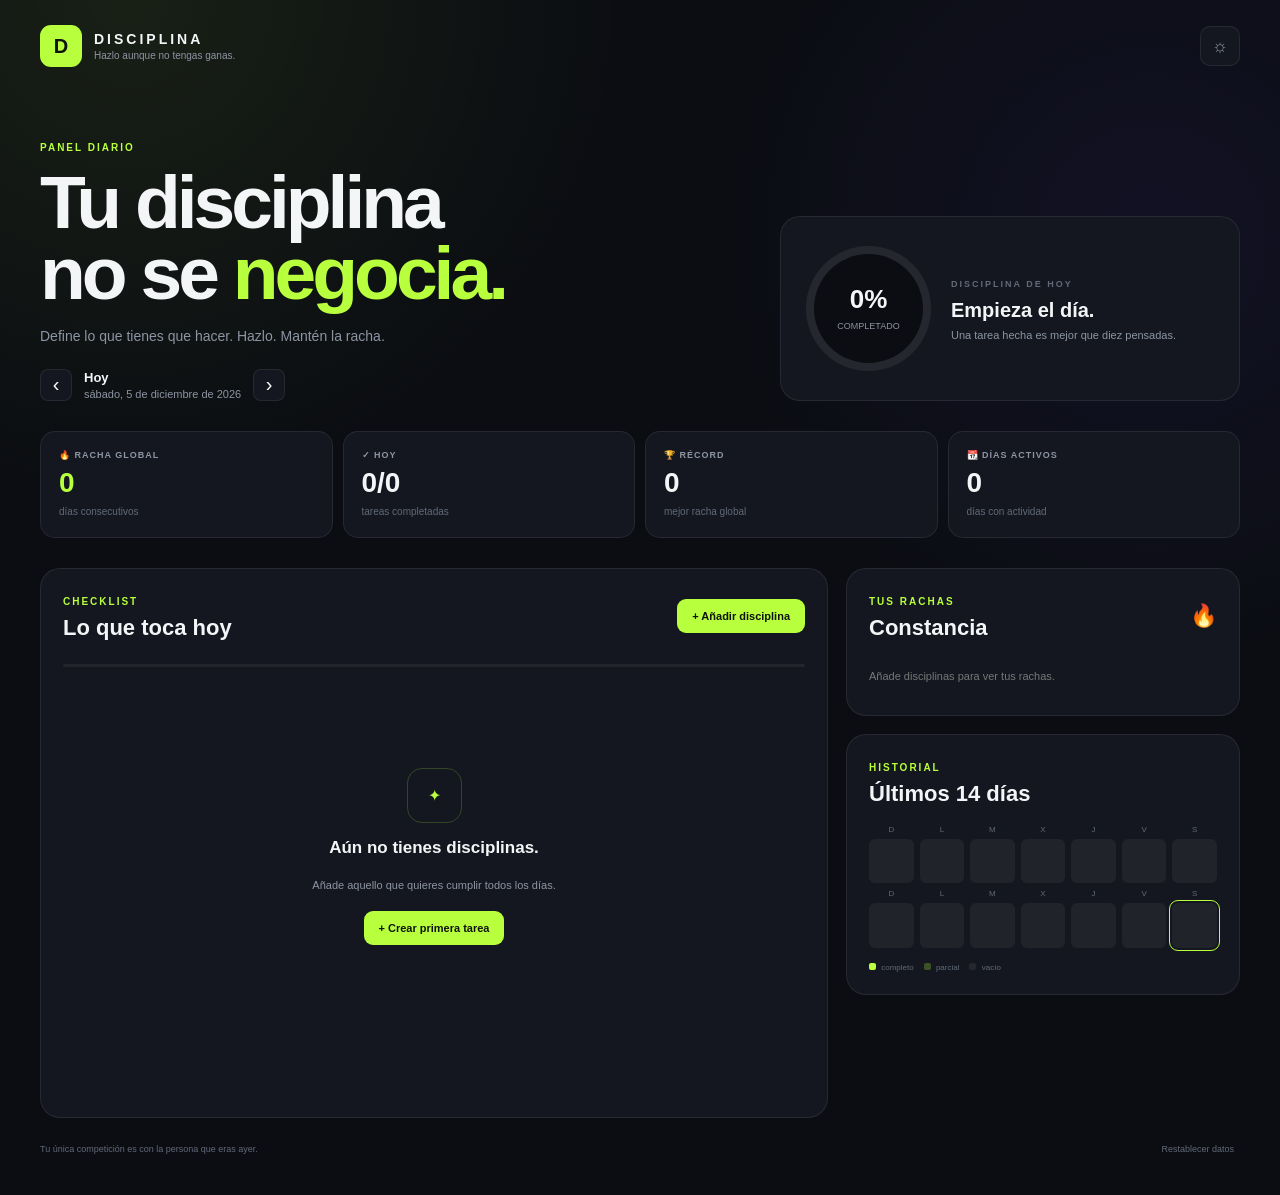
<file: index.html>
<!DOCTYPE html>
<html lang="es">
<head>
    <meta charset="UTF-8">
    <meta name="viewport" content="width=device-width, initial-scale=1.0">

    <title>DISCIPLINA</title>

    <link rel="stylesheet" href="styles.css">
</head>

<body>

    <div class="app">

        <!-- CABECERA -->
        <header class="header">

            <div class="logo">
                <div class="logo-box">D</div>

                <div>
                    <h1>DISCIPLINA</h1>
                    <p>Hazlo aunque no tengas ganas.</p>
                </div>
            </div>

            <button id="themeButton" class="small-button">
                ☼
            </button>

        </header>


        <!-- PRESENTACIÓN -->
        <section class="hero">

            <div class="hero-text">

                <span class="eyebrow">
                    PANEL DIARIO
                </span>

                <h2>
                    Tu disciplina<br>
                    no se <span>negocia.</span>
                </h2>

                <p>
                    Define lo que tienes que hacer.
                    Hazlo. Mantén la racha.
                </p>

                <div class="date-selector">

                    <button id="previousDay">‹</button>

                    <div>
                        <strong id="dateTitle">
                            Hoy
                        </strong>

                        <span id="dateSubtitle">
                            -
                        </span>
                    </div>

                    <button id="nextDay">›</button>

                </div>

            </div>


            <!-- PORCENTAJE -->
            <div class="progress-card">

                <div
                    class="progress-circle"
                    id="progressCircle"
                >
                    <div class="progress-inside">

                        <strong id="percentage">
                            0%
                        </strong>

                        <span>
                            completado
                        </span>

                    </div>
                </div>


                <div>

                    <span class="small-label">
                        DISCIPLINA DE HOY
                    </span>

                    <h3 id="dayStatus">
                        Empieza el día.
                    </h3>

                    <p id="dayMessage">
                        Una tarea hecha es mejor
                        que diez pensadas.
                    </p>

                </div>

            </div>

        </section>


        <!-- ESTADÍSTICAS -->
        <section class="statistics">

            <div class="stat">
                <span>🔥 RACHA GLOBAL</span>

                <strong id="globalStreak">
                    0
                </strong>

                <small>
                    días consecutivos
                </small>
            </div>


            <div class="stat">
                <span>✓ HOY</span>

                <strong id="completedTasks">
                    0/0
                </strong>

                <small>
                    tareas completadas
                </small>
            </div>


            <div class="stat">
                <span>🏆 RÉCORD</span>

                <strong id="globalRecord">
                    0
                </strong>

                <small>
                    mejor racha global
                </small>
            </div>


            <div class="stat">
                <span>📆 DÍAS ACTIVOS</span>

                <strong id="activeDays">
                    0
                </strong>

                <small>
                    días con actividad
                </small>
            </div>

        </section>


        <!-- CONTENIDO -->
        <main class="main-grid">


            <!-- TAREAS -->
            <section class="panel tasks-panel">

                <div class="panel-header">

                    <div>
                        <span class="eyebrow">
                            CHECKLIST
                        </span>

                        <h2>
                            Lo que toca hoy
                        </h2>
                    </div>

                    <button
                        id="addTaskButton"
                        class="primary-button"
                    >
                        + Añadir disciplina
                    </button>

                </div>


                <div class="progress-bar">
                    <div id="progressBar"></div>
                </div>


                <div
                    id="tasksContainer"
                    class="tasks-container"
                >
                </div>


                <div
                    id="emptyState"
                    class="empty-state"
                >

                    <div class="empty-icon">
                        ✦
                    </div>

                    <h3>
                        Aún no tienes disciplinas.
                    </h3>

                    <p>
                        Añade aquello que quieres cumplir
                        todos los días.
                    </p>

                    <button
                        id="firstTaskButton"
                        class="primary-button"
                    >
                        + Crear primera tarea
                    </button>

                </div>

            </section>


            <!-- COLUMNA DERECHA -->
            <aside class="side">


                <!-- RACHAS -->
                <section class="panel">

                    <div class="panel-header">

                        <div>
                            <span class="eyebrow">
                                TUS RACHAS
                            </span>

                            <h2>
                                Constancia
                            </h2>
                        </div>

                        <span class="fire">
                            🔥
                        </span>

                    </div>


                    <div
                        id="streaksContainer"
                        class="streaks"
                    >
                    </div>

                </section>


                <!-- HISTORIAL -->
                <section class="panel">

                    <div class="panel-header">

                        <div>
                            <span class="eyebrow">
                                HISTORIAL
                            </span>

                            <h2>
                                Últimos 14 días
                            </h2>
                        </div>

                    </div>


                    <div
                        id="historyContainer"
                        class="history"
                    >
                    </div>

                    <div class="legend">

                        <span>
                            <i class="complete"></i>
                            completo
                        </span>

                        <span>
                            <i class="partial"></i>
                            parcial
                        </span>

                        <span>
                            <i class="empty"></i>
                            vacío
                        </span>

                    </div>

                </section>

            </aside>

        </main>


        <!-- FOOTER -->
        <footer>

            <span>
                Tu única competición es con la persona
                que eras ayer.
            </span>

            <button id="resetButton">
                Restablecer datos
            </button>

        </footer>

    </div>


    <!-- MODAL -->
    <div
        id="modal"
        class="modal-background hidden"
    >

        <div class="modal">

            <button
                id="closeModal"
                class="close-modal"
            >
                ×
            </button>

            <span class="eyebrow">
                NUEVA DISCIPLINA
            </span>

            <h2 id="modalTitle">
                Añade algo que quieras cumplir.
            </h2>


            <form id="taskForm">

                <input
                    type="hidden"
                    id="taskId"
                >


                <label>
                    ¿Qué tienes que hacer?

                    <input
                        type="text"
                        id="taskName"
                        placeholder="Ej. Entrenar 45 minutos"
                        maxlength="70"
                        required
                    >
                </label>


                <div class="form-row">

                    <label>
                        ¿Cuándo?

                        <input
                            type="time"
                            id="taskTime"
                            value="08:00"
                        >
                    </label>


                    <label>
                        Categoría

                        <select id="taskCategory">

                            <option>
                                Salud
                            </option>

                            <option>
                                Entrenamiento
                            </option>

                            <option>
                                Trabajo
                            </option>

                            <option>
                                Estudio
                            </option>

                            <option>
                                Hábitos
                            </option>

                            <option>
                                Personal
                            </option>

                        </select>

                    </label>

                </div>


                <label>
                    Nota

                    <textarea
                        id="taskNote"
                        placeholder="Algo que quieras recordar..."
                        maxlength="160"
                    ></textarea>
                </label>


                <div class="modal-buttons">

                    <button
                        type="button"
                        id="cancelModal"
                        class="secondary-button"
                    >
                        Cancelar
                    </button>

                    <button
                        type="submit"
                        class="primary-button"
                    >
                        Guardar disciplina
                    </button>

                </div>

            </form>

        </div>

    </div>


    <!-- NOTIFICACIÓN -->
    <div
        id="toast"
        class="toast"
    ></div>


    <script src="script.js"></script>

</body>
</html>
</file>
<file: styles.css>
:root {

    --background: #0b0d12;
    --panel: #14171f;
    --panel-light: #191c25;

    --text: #f4f5f7;
    --muted: #8d94a3;
    --muted-dark: #626978;

    --border: rgba(255,255,255,0.08);

    --green: #b8ff3d;
    --green-dark: #7ed500;

    --red: #ff5d73;

    --radius: 20px;
}


* {
    box-sizing: border-box;
}


html {
    scroll-behavior: smooth;
}


body {

    margin: 0;

    min-height: 100vh;

    background:

        radial-gradient(
            circle at 10% 0%,
            rgba(184,255,61,0.08),
            transparent 30%
        ),

        radial-gradient(
            circle at 90% 20%,
            rgba(100,70,255,0.08),
            transparent 30%
        ),

        var(--background);

    color: var(--text);

    font-family:
        Arial,
        Helvetica,
        sans-serif;
}


button,
input,
select,
textarea {
    font: inherit;
}


button {
    cursor: pointer;
}


.app {

    width: min(
        1200px,
        calc(100% - 30px)
    );

    margin: auto;

    padding:
        25px
        0
        40px;
}


/* HEADER */

.header {

    display: flex;

    justify-content:
        space-between;

    align-items:
        center;

    margin-bottom: 70px;
}


.logo {

    display: flex;

    align-items: center;

    gap: 12px;
}


.logo-box {

    width: 42px;
    height: 42px;

    display: grid;

    place-items: center;

    background: var(--green);

    color: #10130d;

    border-radius: 11px;

    font-size: 20px;

    font-weight: 900;
}


.logo h1 {

    margin: 0;

    font-size: 14px;

    letter-spacing: 3px;
}


.logo p {

    margin:
        3px
        0
        0;

    color: var(--muted);

    font-size: 10px;
}


.small-button {

    width: 40px;
    height: 40px;

    border:
        1px solid
        var(--border);

    border-radius: 10px;

    background: var(--panel);

    color: var(--muted);

    font-size: 18px;
}


/* HERO */

.hero {

    display: grid;

    grid-template-columns:
        1.2fr
        0.8fr;

    gap: 50px;

    align-items: end;

    margin-bottom: 30px;
}


.eyebrow {

    color: var(--green);

    font-size: 10px;

    font-weight: bold;

    letter-spacing: 2px;
}


.hero h2 {

    margin:
        12px
        0
        18px;

    font-size:
        clamp(
            45px,
            7vw,
            75px
        );

    line-height: 0.95;

    letter-spacing: -4px;
}


.hero h2 span {
    color: var(--green);
}


.hero-text > p {

    color: var(--muted);

    font-size: 14px;
}


.date-selector {

    display: flex;

    align-items: center;

    gap: 12px;

    margin-top: 25px;
}


.date-selector button {

    width: 32px;
    height: 32px;

    border:
        1px solid
        var(--border);

    background: var(--panel);

    color: white;

    border-radius: 8px;

    font-size: 20px;
}


.date-selector strong {

    display: block;

    font-size: 13px;
}


.date-selector span {

    display: block;

    margin-top: 3px;

    color: var(--muted);

    font-size: 11px;
}


/* PROGRESS CARD */

.progress-card {

    min-height: 185px;

    padding: 25px;

    display: flex;

    align-items: center;

    gap: 20px;

    background: var(--panel);

    border:
        1px solid
        var(--border);

    border-radius: var(--radius);
}


.progress-circle {

    --progress: 0%;

    width: 125px;
    height: 125px;

    flex-shrink: 0;

    display: grid;

    place-items: center;

    border-radius: 50%;

    background:
        conic-gradient(
            var(--green)
            var(--progress),
            rgba(255,255,255,0.07)
            0
        );

    position: relative;
}


.progress-circle::before {

    content: "";

    position: absolute;

    inset: 8px;

    border-radius: 50%;

    background: var(--background);
}


.progress-inside {

    position: relative;

    text-align: center;
}


.progress-inside strong {

    display: block;

    font-size: 26px;
}


.progress-inside span {

    color: var(--muted);

    font-size: 9px;

    text-transform: uppercase;
}


.small-label {

    color: var(--muted-dark);

    font-size: 9px;

    letter-spacing: 2px;

    font-weight: bold;
}


.progress-card h3 {

    margin:
        8px
        0
        5px;

    font-size: 20px;
}


.progress-card p {

    margin: 0;

    color: var(--muted);

    font-size: 11px;

    line-height: 1.5;
}


/* STATS */

.statistics {

    display: grid;

    grid-template-columns:
        repeat(4, 1fr);

    gap: 10px;

    margin-bottom: 30px;
}


.stat {

    padding: 18px;

    background: var(--panel);

    border:
        1px solid
        var(--border);

    border-radius: 15px;
}


.stat span {

    display: block;

    color: var(--muted);

    font-size: 9px;

    letter-spacing: 1px;

    font-weight: bold;
}


.stat strong {

    display: block;

    margin:
        7px
        0
        2px;

    font-size: 28px;
}


.stat:first-child strong {

    color: var(--green);
}


.stat small {

    color: var(--muted-dark);

    font-size: 10px;
}


/* MAIN */

.main-grid {

    display: grid;

    grid-template-columns:
        1.5fr
        0.75fr;

    gap: 18px;
}


.panel {

    background: var(--panel);

    border:
        1px solid
        var(--border);

    border-radius: var(--radius);

    padding: 22px;
}


/* TASK PANEL */

.tasks-panel {

    min-height: 550px;
}


.panel-header {

    display: flex;

    justify-content:
        space-between;

    align-items: center;

    gap: 15px;
}


.panel-header h2 {

    margin:
        6px
        0
        0;

    font-size: 22px;
}


.primary-button {

    border: 0;

    background: var(--green);

    color: #10130d;

    border-radius: 9px;

    padding:
        11px
        15px;

    font-size: 11px;

    font-weight: bold;
}


.primary-button:hover {

    background:
        var(--green-dark);
}


.secondary-button {

    border:
        1px solid
        var(--border);

    background: var(--panel-light);

    color: var(--text);

    border-radius: 9px;

    padding:
        11px
        15px;

    font-size: 11px;
}


.progress-bar {

    height: 3px;

    background:
        rgba(255,255,255,0.06);

    border-radius: 5px;

    overflow: hidden;

    margin:
        23px
        0
        15px;
}


.progress-bar div {

    width: 0%;

    height: 100%;

    background: var(--green);

    transition:
        width 0.3s ease;
}


.tasks-container {

    display: grid;

    gap: 8px;
}


/* TASK */

.task {

    display: grid;

    grid-template-columns:
        40px
        1fr
        auto;

    align-items: center;

    gap: 13px;

    padding: 12px;

    border:
        1px solid
        var(--border);

    background:
        rgba(255,255,255,0.015);

    border-radius: 13px;
}


.task.done {

    opacity: 0.55;
}


.task.done .task-name {

    text-decoration:
        line-through;

    text-decoration-color:
        var(--green);
}


.check {

    width: 37px;
    height: 37px;

    border:
        1px solid
        rgba(255,255,255,0.12);

    background: transparent;

    border-radius: 10px;

    color: transparent;

    font-weight: bold;
}


.task.done .check {

    background: var(--green);

    border-color: var(--green);

    color: #10130d;
}


.task-name {

    font-size: 13px;

    font-weight: bold;
}


.task-meta {

    display: flex;

    align-items: center;

    flex-wrap: wrap;

    gap: 7px;

    margin-top: 5px;
}


.task-time,
.task-note {

    color: var(--muted);

    font-size: 10px;
}


.tag {

    padding:
        3px
        7px;

    border:
        1px solid
        var(--border);

    border-radius: 50px;

    color: var(--muted);

    font-size: 9px;
}


.task-actions {

    display: flex;

    gap: 3px;
}


.task-actions button {

    width: 30px;
    height: 30px;

    border: 0;

    background: transparent;

    color: var(--muted);

    border-radius: 8px;
}


.task-actions button:hover {

    background:
        var(--panel-light);

    color: white;
}


/* EMPTY */

.empty-state {

    min-height: 350px;

    display: flex;

    flex-direction: column;

    align-items: center;

    justify-content: center;

    text-align: center;
}


.empty-icon {

    width: 55px;
    height: 55px;

    display: grid;

    place-items: center;

    border:
        1px solid
        rgba(184,255,61,0.2);

    border-radius: 15px;

    color: var(--green);

    margin-bottom: 15px;
}


.empty-state h3 {

    margin: 0 0 8px;

    font-size: 17px;
}


.empty-state p {

    max-width: 300px;

    color: var(--muted);

    font-size: 11px;

    line-height: 1.5;

    margin-bottom: 18px;
}


.hidden {
    display: none !important;
}


/* SIDE */

.side {

    display: grid;

    gap: 18px;

    align-content: start;
}


.fire {

    font-size: 22px;
}


.streaks {

    margin-top: 18px;

    display: grid;

    gap: 8px;
}


.streak {

    display: grid;

    grid-template-columns:
        35px
        1fr
        auto;

    align-items: center;

    gap: 9px;

    padding: 9px;

    background:
        rgba(255,255,255,0.02);

    border-radius: 10px;
}


.streak-icon {

    width: 34px;
    height: 34px;

    display: grid;

    place-items: center;

    border-radius: 9px;

    background:
        var(--panel-light);
}


.streak-name {

    font-size: 11px;

    font-weight: bold;

    white-space: nowrap;

    overflow: hidden;

    text-overflow: ellipsis;
}


.streak-record {

    color: var(--muted-dark);

    font-size: 9px;

    margin-top: 2px;
}


.streak-number {

    color: var(--green);

    font-size: 17px;

    font-weight: bold;
}


.streak-number small {

    color: var(--muted);

    font-size: 8px;
}


/* HISTORY */

.history {

    display: grid;

    grid-template-columns:
        repeat(7, 1fr);

    gap: 6px;

    margin-top: 18px;
}


.history-day {

    text-align: center;
}


.history-name {

    color: var(--muted-dark);

    font-size: 8px;

    margin-bottom: 5px;
}


.history-dot {

    width: 100%;

    aspect-ratio: 1;

    border-radius: 6px;

    background:
        rgba(255,255,255,0.05);
}


.history-dot.complete {

    background: var(--green);
}


.history-dot.partial {

    background:
        rgba(184,255,61,0.25);
}


.history-dot.today {

    outline:
        1px solid
        var(--green);

    outline-offset: 2px;
}


.legend {

    display: flex;

    gap: 10px;

    flex-wrap: wrap;

    margin-top: 15px;

    color: var(--muted-dark);

    font-size: 8px;
}


.legend i {

    display: inline-block;

    width: 7px;
    height: 7px;

    border-radius: 2px;

    margin-right: 3px;
}


.legend .complete {
    background: var(--green);
}


.legend .partial {
    background:
        rgba(184,255,61,0.25);
}


.legend .empty {
    background:
        rgba(255,255,255,0.07);
}


/* FOOTER */

footer {

    display: flex;

    justify-content:
        space-between;

    align-items: center;

    color: var(--muted-dark);

    font-size: 9px;

    padding-top: 25px;
}


#resetButton {

    border: 0;

    background: transparent;

    color: var(--muted-dark);

    font-size: 9px;
}


#resetButton:hover {

    color: var(--red);
}


/* MODAL */

.modal-background {

    position: fixed;

    inset: 0;

    z-index: 100;

    display: grid;

    place-items: center;

    padding: 20px;

    background:
        rgba(0,0,0,0.75);

    backdrop-filter:
        blur(8px);
}


.modal {

    width:
        min(
            500px,
            100%
        );

    position: relative;

    background:
        #151820;

    border:
        1px solid
        var(--border);

    border-radius: 20px;

    padding: 27px;
}


.close-modal {

    position: absolute;

    top: 15px;
    right: 15px;

    width: 32px;
    height: 32px;

    border: 0;

    border-radius: 8px;

    background:
        var(--panel-light);

    color: var(--muted);

    font-size: 20px;
}


.modal h2 {

    margin:
        8px
        0
        25px;

    font-size: 23px;
}


form {

    display: grid;

    gap: 16px;
}


label {

    display: grid;

    gap: 7px;

    color: var(--muted);

    font-size: 10px;

    font-weight: bold;
}


input,
select,
textarea {

    width: 100%;

    padding: 12px;

    border:
        1px solid
        var(--border);

    outline: none;

    border-radius: 9px;

    background:
        #0d1015;

    color: white;

    font-size: 12px;
}


input:focus,
select:focus,
textarea:focus {

    border-color:
        rgba(184,255,61,0.5);
}


textarea {

    min-height: 75px;

    resize: vertical;
}


.form-row {

    display: grid;

    grid-template-columns:
        1fr
        1fr;

    gap: 12px;
}


.modal-buttons {

    display: flex;

    justify-content:
        flex-end;

    gap: 8px;

    margin-top: 5px;
}


/* TOAST */

.toast {

    position: fixed;

    left: 50%;

    bottom: 25px;

    transform:
        translate(-50%, 30px);

    opacity: 0;

    pointer-events: none;

    padding:
        11px
        15px;

    background: white;

    color: #111;

    border-radius: 9px;

    font-size: 11px;

    font-weight: bold;

    transition: 0.25s;

    z-index: 200;
}


.toast.show {

    opacity: 1;

    transform:
        translate(-50%, 0);
}


/* RESPONSIVE */

@media (max-width: 900px) {

    .hero {

        grid-template-columns: 1fr;

        gap: 25px;
    }


    .main-grid {

        grid-template-columns: 1fr;
    }


    .statistics {

        grid-template-columns:
            repeat(2, 1fr);
    }

}


@media (max-width: 600px) {

    .app {

        width:
            calc(100% - 20px);

        padding-top: 15px;
    }


    .header {

        margin-bottom: 45px;
    }


    .hero h2 {

        font-size: 48px;

        letter-spacing: -3px;
    }


    .statistics {

        gap: 7px;
    }


    .stat {

        padding: 13px;
    }


    .stat strong {

        font-size: 23px;
    }


    .panel {

        padding: 15px;
    }


    .panel-header {

        align-items:
            flex-start;

        flex-direction:
            column;
    }


    .task {

        grid-template-columns:
            38px
            1fr;
    }


    .task-actions {

        grid-column: 2;
    }


    .form-row {

        grid-template-columns: 1fr;
    }


    footer {

        flex-direction: column;

        align-items:
            flex-start;

        gap: 12px;
    }

}
</file>
